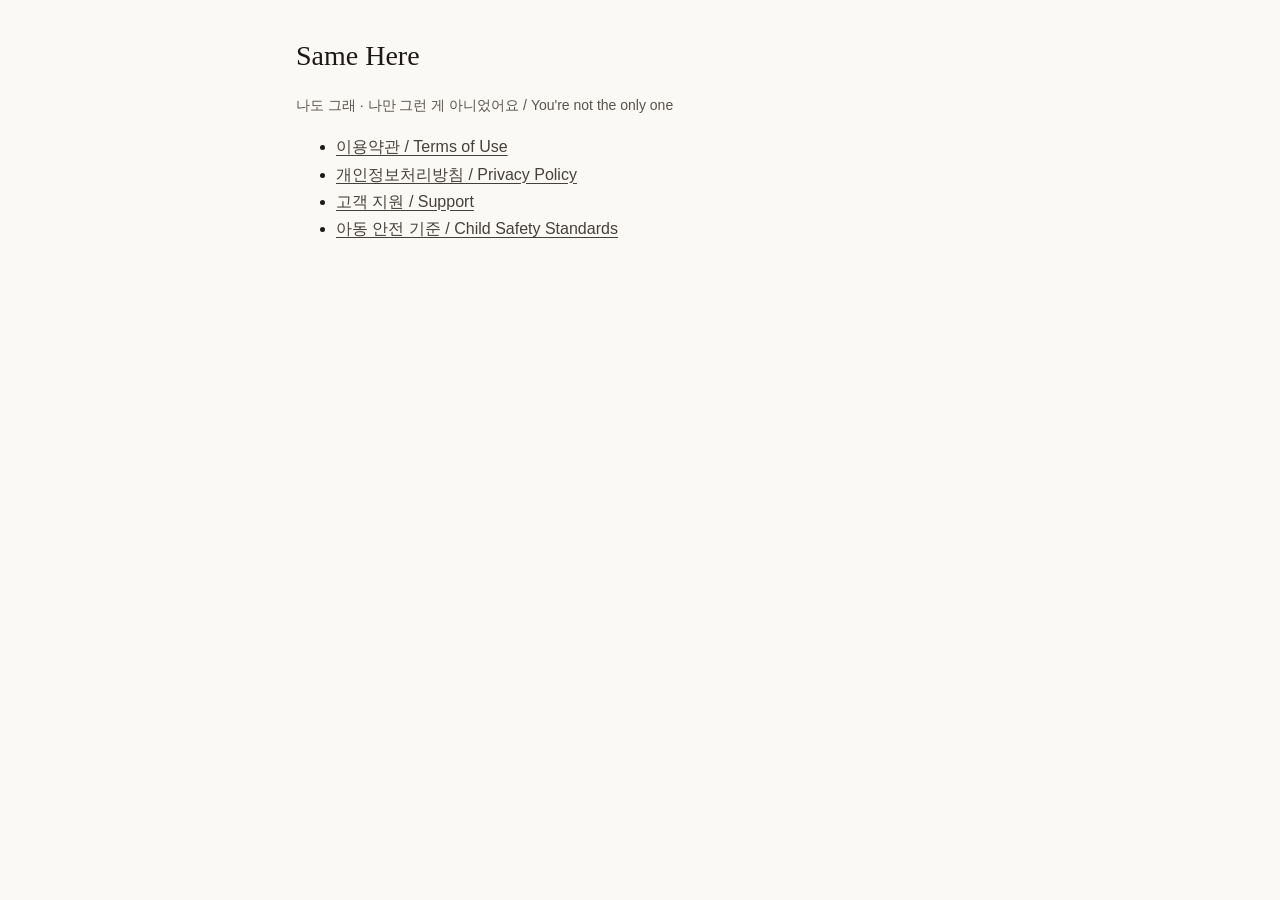
<file: index.html>
<!doctype html>
<html lang="ko">
  <head>
    <meta charset="utf-8" />
    <meta name="viewport" content="width=device-width, initial-scale=1" />
    <title>Same Here</title>
    <link rel="stylesheet" href="style.css" />
  </head>
  <body>
    <main>
      <h1>Same Here</h1>
      <p class="meta">나도 그래 · 나만 그런 게 아니었어요 / You're not the only one</p>
      <ul>
        <li><a href="terms.html">이용약관 / Terms of Use</a></li>
        <li><a href="privacy.html">개인정보처리방침 / Privacy Policy</a></li>
        <li><a href="support.html">고객 지원 / Support</a></li>
        <li><a href="child-safety.html">아동 안전 기준 / Child Safety Standards</a></li>
      </ul>
    </main>
  </body>
</html>
</file>
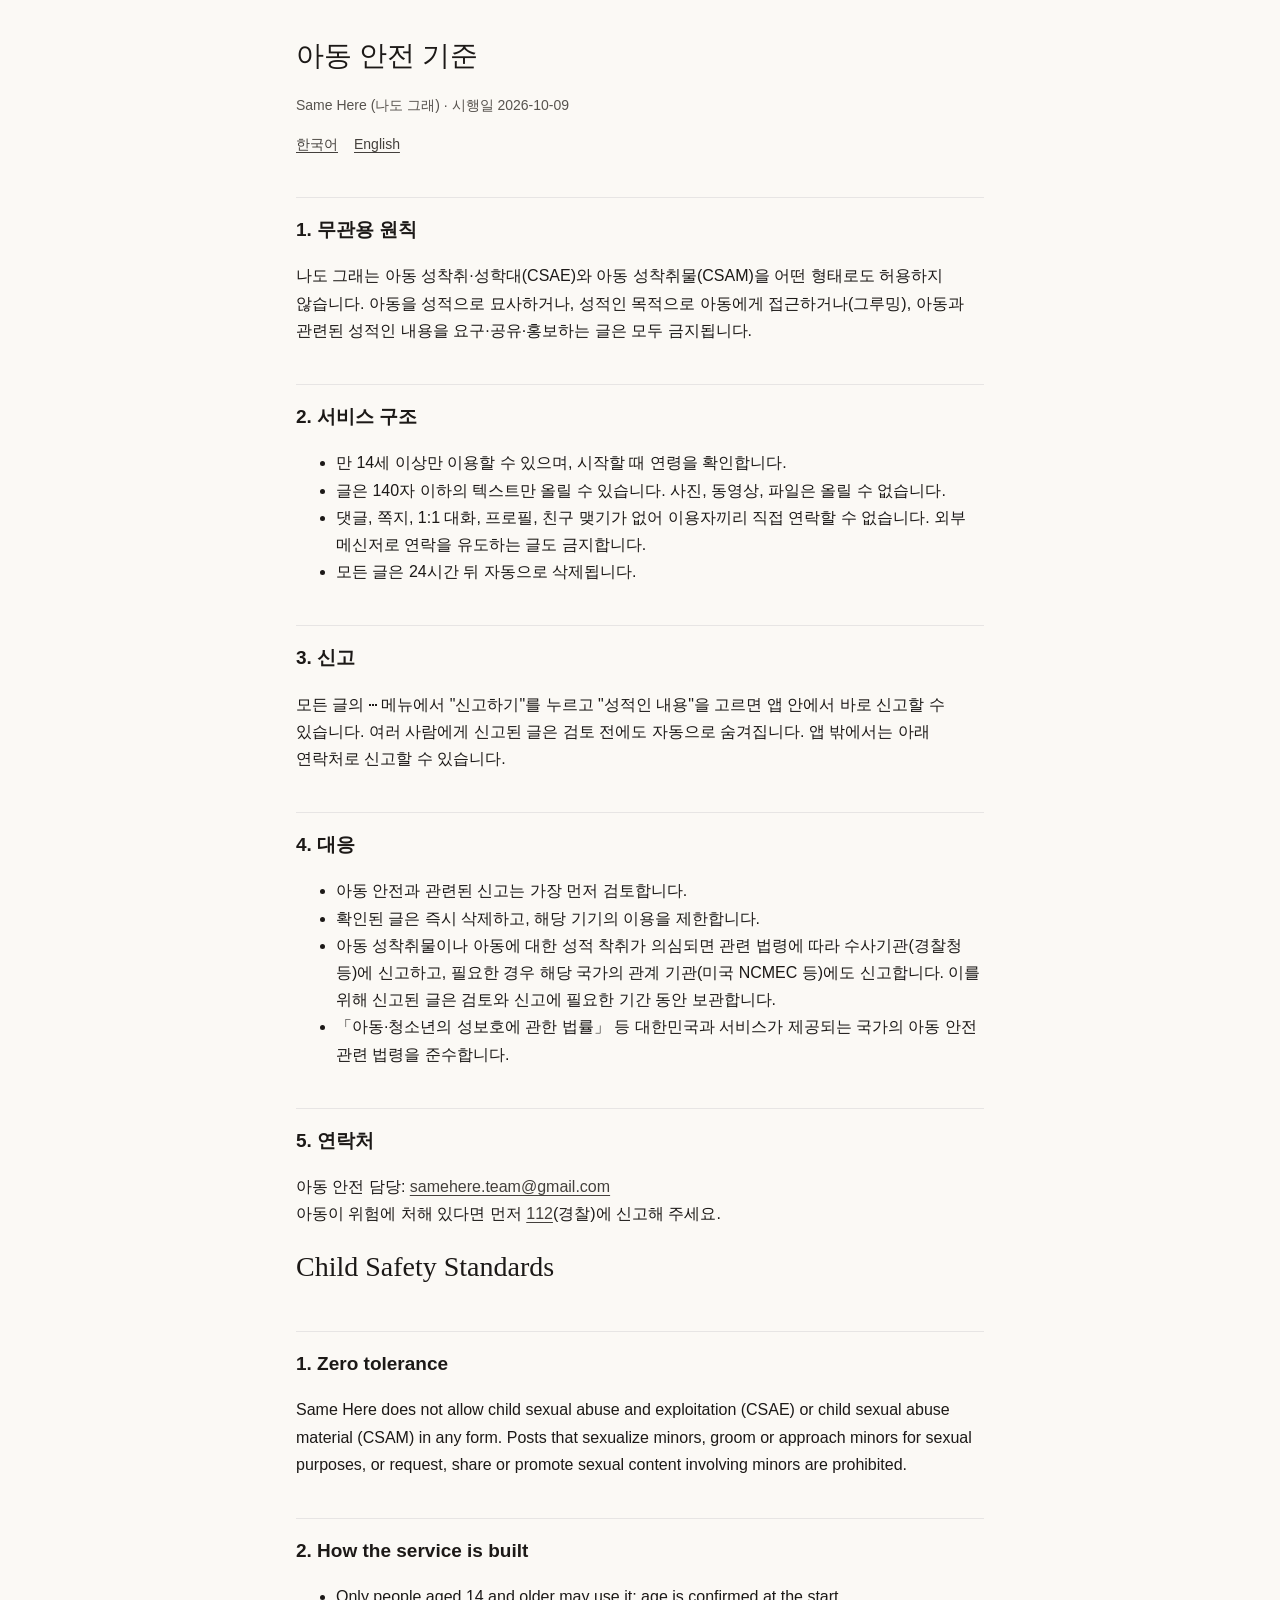
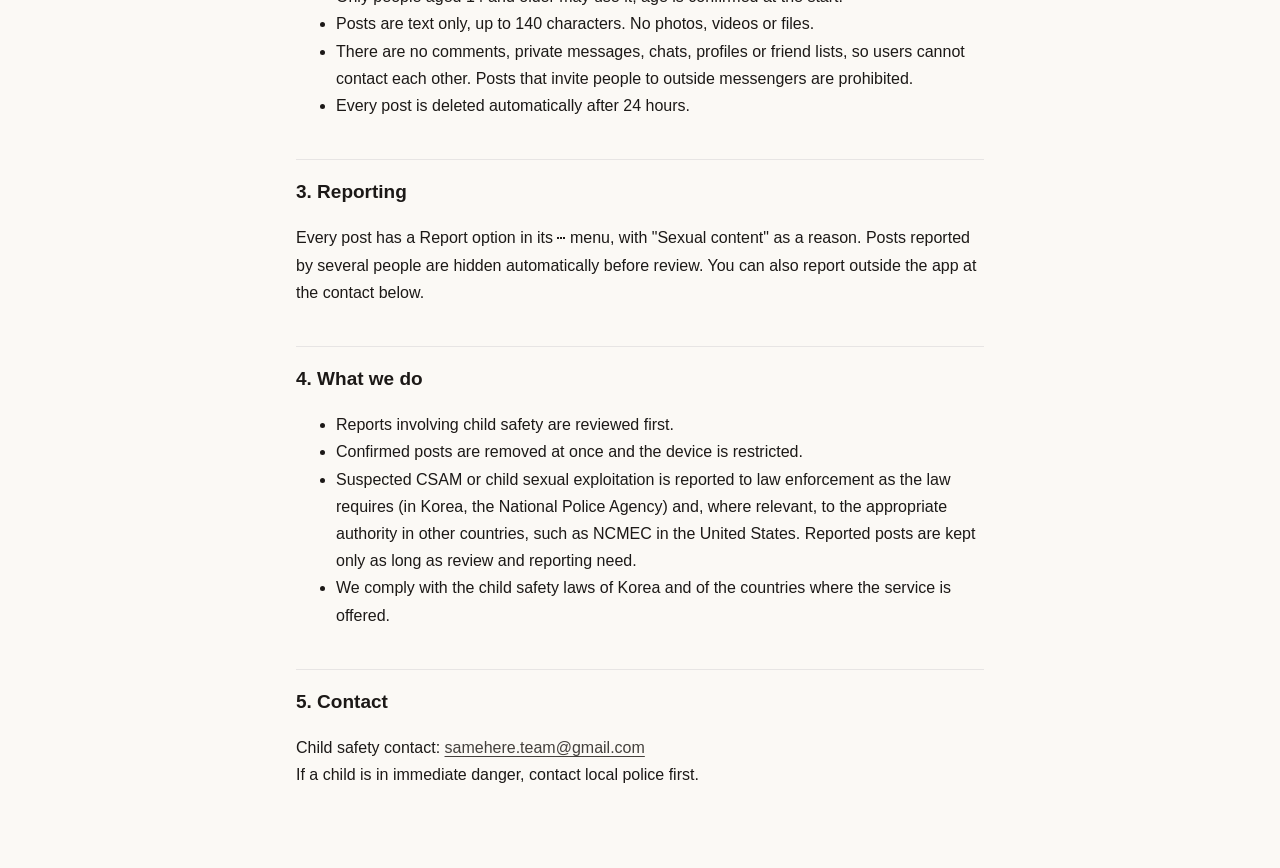
<file: child-safety.html>
<!doctype html>
<html lang="ko">
  <head>
    <meta charset="utf-8" />
    <meta name="viewport" content="width=device-width, initial-scale=1" />
    <title>아동 안전 기준 / Child Safety Standards · Same Here</title>
    <link rel="stylesheet" href="style.css" />
  </head>
  <body>
    <main>
      <h1>아동 안전 기준</h1>
      <p class="meta">Same Here (나도 그래) · 시행일 2026-10-09</p>
      <nav class="lang"><a href="#ko">한국어</a><a href="#en">English</a></nav>

      <section id="ko" lang="ko">
        <h2>1. 무관용 원칙</h2>
        <p>
          나도 그래는 아동 성착취·성학대(CSAE)와 아동 성착취물(CSAM)을 어떤 형태로도 허용하지
          않습니다. 아동을 성적으로 묘사하거나, 성적인 목적으로 아동에게 접근하거나(그루밍), 아동과
          관련된 성적인 내용을 요구·공유·홍보하는 글은 모두 금지됩니다.
        </p>

        <h2>2. 서비스 구조</h2>
        <ul>
          <li>만 14세 이상만 이용할 수 있으며, 시작할 때 연령을 확인합니다.</li>
          <li>
            글은 140자 이하의 텍스트만 올릴 수 있습니다. 사진, 동영상, 파일은 올릴 수 없습니다.
          </li>
          <li>
            댓글, 쪽지, 1:1 대화, 프로필, 친구 맺기가 없어 이용자끼리 직접 연락할 수 없습니다. 외부
            메신저로 연락을 유도하는 글도 금지합니다.
          </li>
          <li>모든 글은 24시간 뒤 자동으로 삭제됩니다.</li>
        </ul>

        <h2>3. 신고</h2>
        <p>
          모든 글의 ⋯ 메뉴에서 "신고하기"를 누르고 "성적인 내용"을 고르면 앱 안에서 바로 신고할 수
          있습니다. 여러 사람에게 신고된 글은 검토 전에도 자동으로 숨겨집니다. 앱 밖에서는 아래
          연락처로 신고할 수 있습니다.
        </p>

        <h2>4. 대응</h2>
        <ul>
          <li>아동 안전과 관련된 신고는 가장 먼저 검토합니다.</li>
          <li>확인된 글은 즉시 삭제하고, 해당 기기의 이용을 제한합니다.</li>
          <li>
            아동 성착취물이나 아동에 대한 성적 착취가 의심되면 관련 법령에 따라 수사기관(경찰청
            등)에 신고하고, 필요한 경우 해당 국가의 관계 기관(미국 NCMEC 등)에도 신고합니다. 이를
            위해 신고된 글은 검토와 신고에 필요한 기간 동안 보관합니다.
          </li>
          <li>
            「아동·청소년의 성보호에 관한 법률」 등 대한민국과 서비스가 제공되는 국가의 아동 안전
            관련 법령을 준수합니다.
          </li>
        </ul>

        <h2>5. 연락처</h2>
        <p>
          아동 안전 담당:
          <a href="mailto:samehere.team@gmail.com">samehere.team@gmail.com</a><br />
          아동이 위험에 처해 있다면 먼저 <a href="tel:112">112</a>(경찰)에 신고해 주세요.
        </p>
      </section>

      <section id="en" lang="en">
        <h1>Child Safety Standards</h1>

        <h2>1. Zero tolerance</h2>
        <p>
          Same Here does not allow child sexual abuse and exploitation (CSAE) or child sexual abuse
          material (CSAM) in any form. Posts that sexualize minors, groom or approach minors for
          sexual purposes, or request, share or promote sexual content involving minors are
          prohibited.
        </p>

        <h2>2. How the service is built</h2>
        <ul>
          <li>Only people aged 14 and older may use it; age is confirmed at the start.</li>
          <li>Posts are text only, up to 140 characters. No photos, videos or files.</li>
          <li>
            There are no comments, private messages, chats, profiles or friend lists, so users
            cannot contact each other. Posts that invite people to outside messengers are
            prohibited.
          </li>
          <li>Every post is deleted automatically after 24 hours.</li>
        </ul>

        <h2>3. Reporting</h2>
        <p>
          Every post has a Report option in its ⋯ menu, with "Sexual content" as a reason. Posts
          reported by several people are hidden automatically before review. You can also report
          outside the app at the contact below.
        </p>

        <h2>4. What we do</h2>
        <ul>
          <li>Reports involving child safety are reviewed first.</li>
          <li>Confirmed posts are removed at once and the device is restricted.</li>
          <li>
            Suspected CSAM or child sexual exploitation is reported to law enforcement as the law
            requires (in Korea, the National Police Agency) and, where relevant, to the appropriate
            authority in other countries, such as NCMEC in the United States. Reported posts are
            kept only as long as review and reporting need.
          </li>
          <li>
            We comply with the child safety laws of Korea and of the countries where the service is
            offered.
          </li>
        </ul>

        <h2>5. Contact</h2>
        <p>
          Child safety contact:
          <a href="mailto:samehere.team@gmail.com">samehere.team@gmail.com</a><br />
          If a child is in immediate danger, contact local police first.
        </p>
      </section>
    </main>
  </body>
</html>
</file>
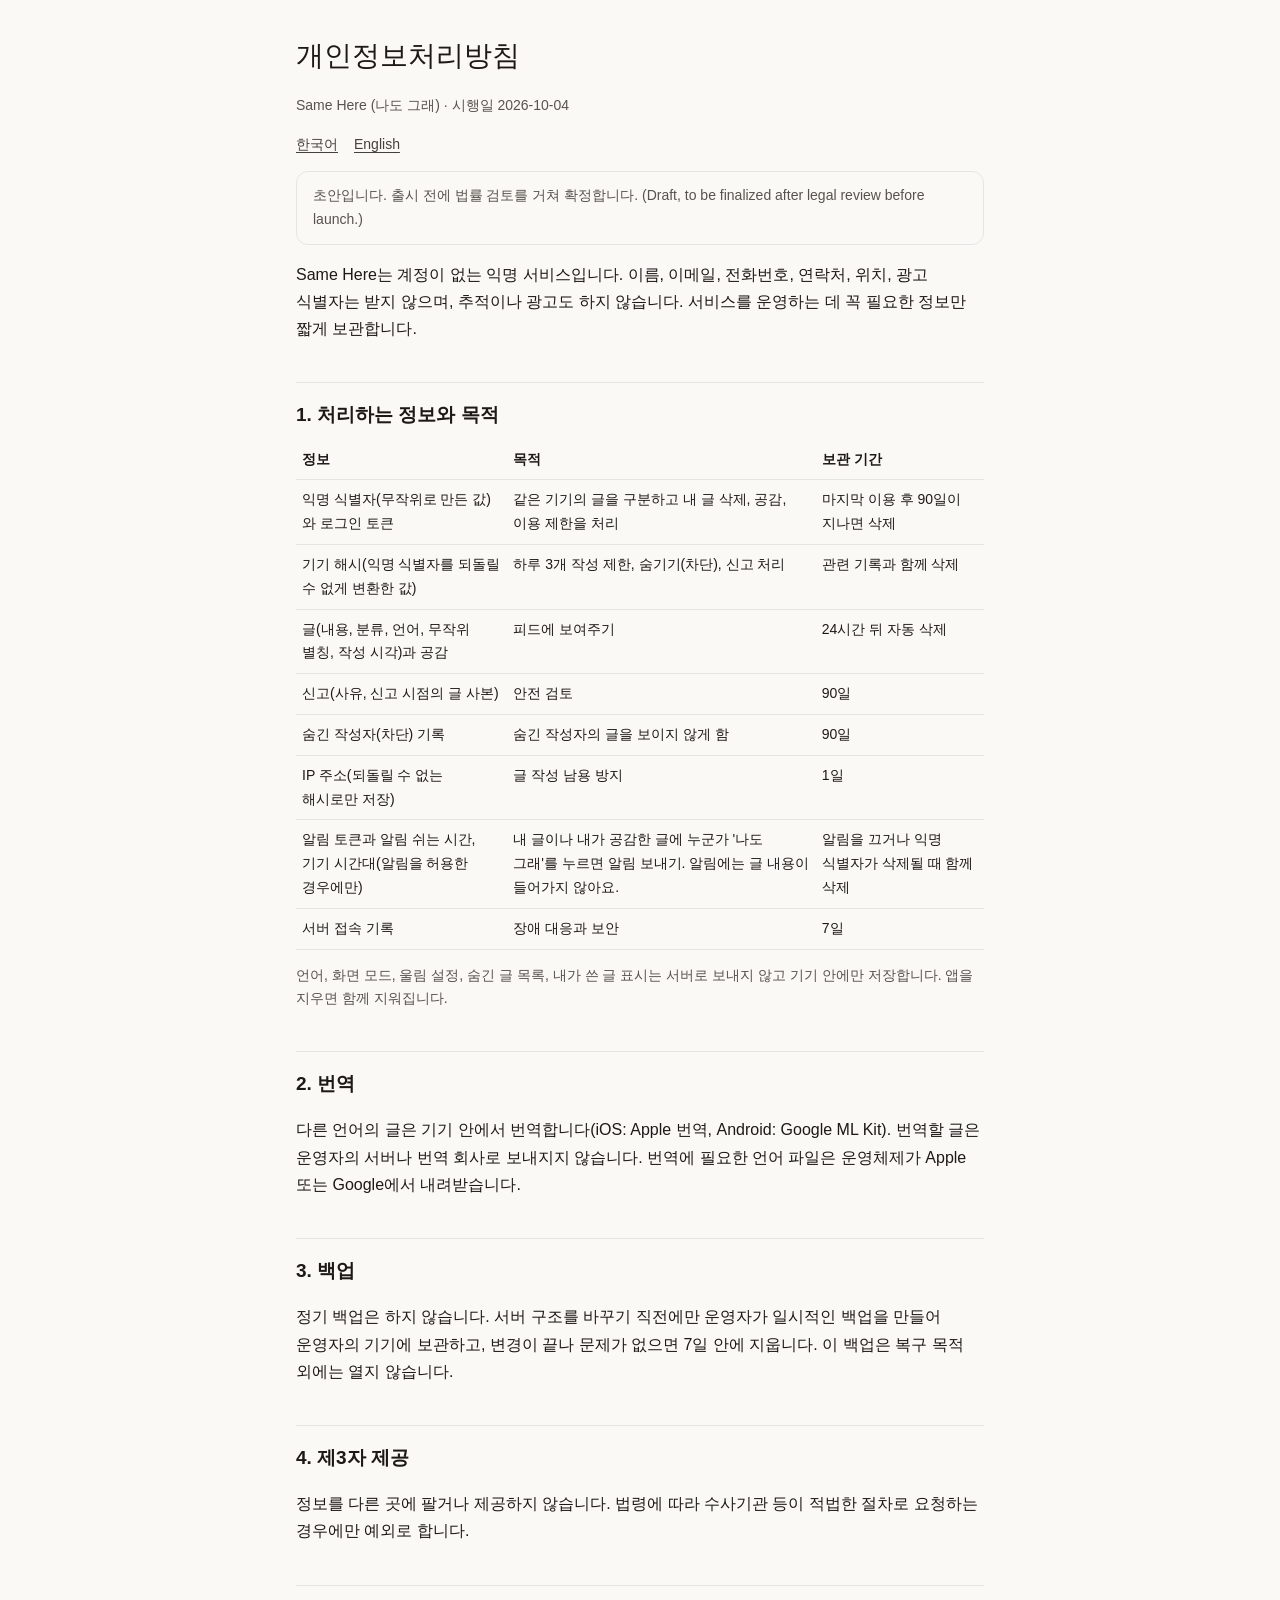
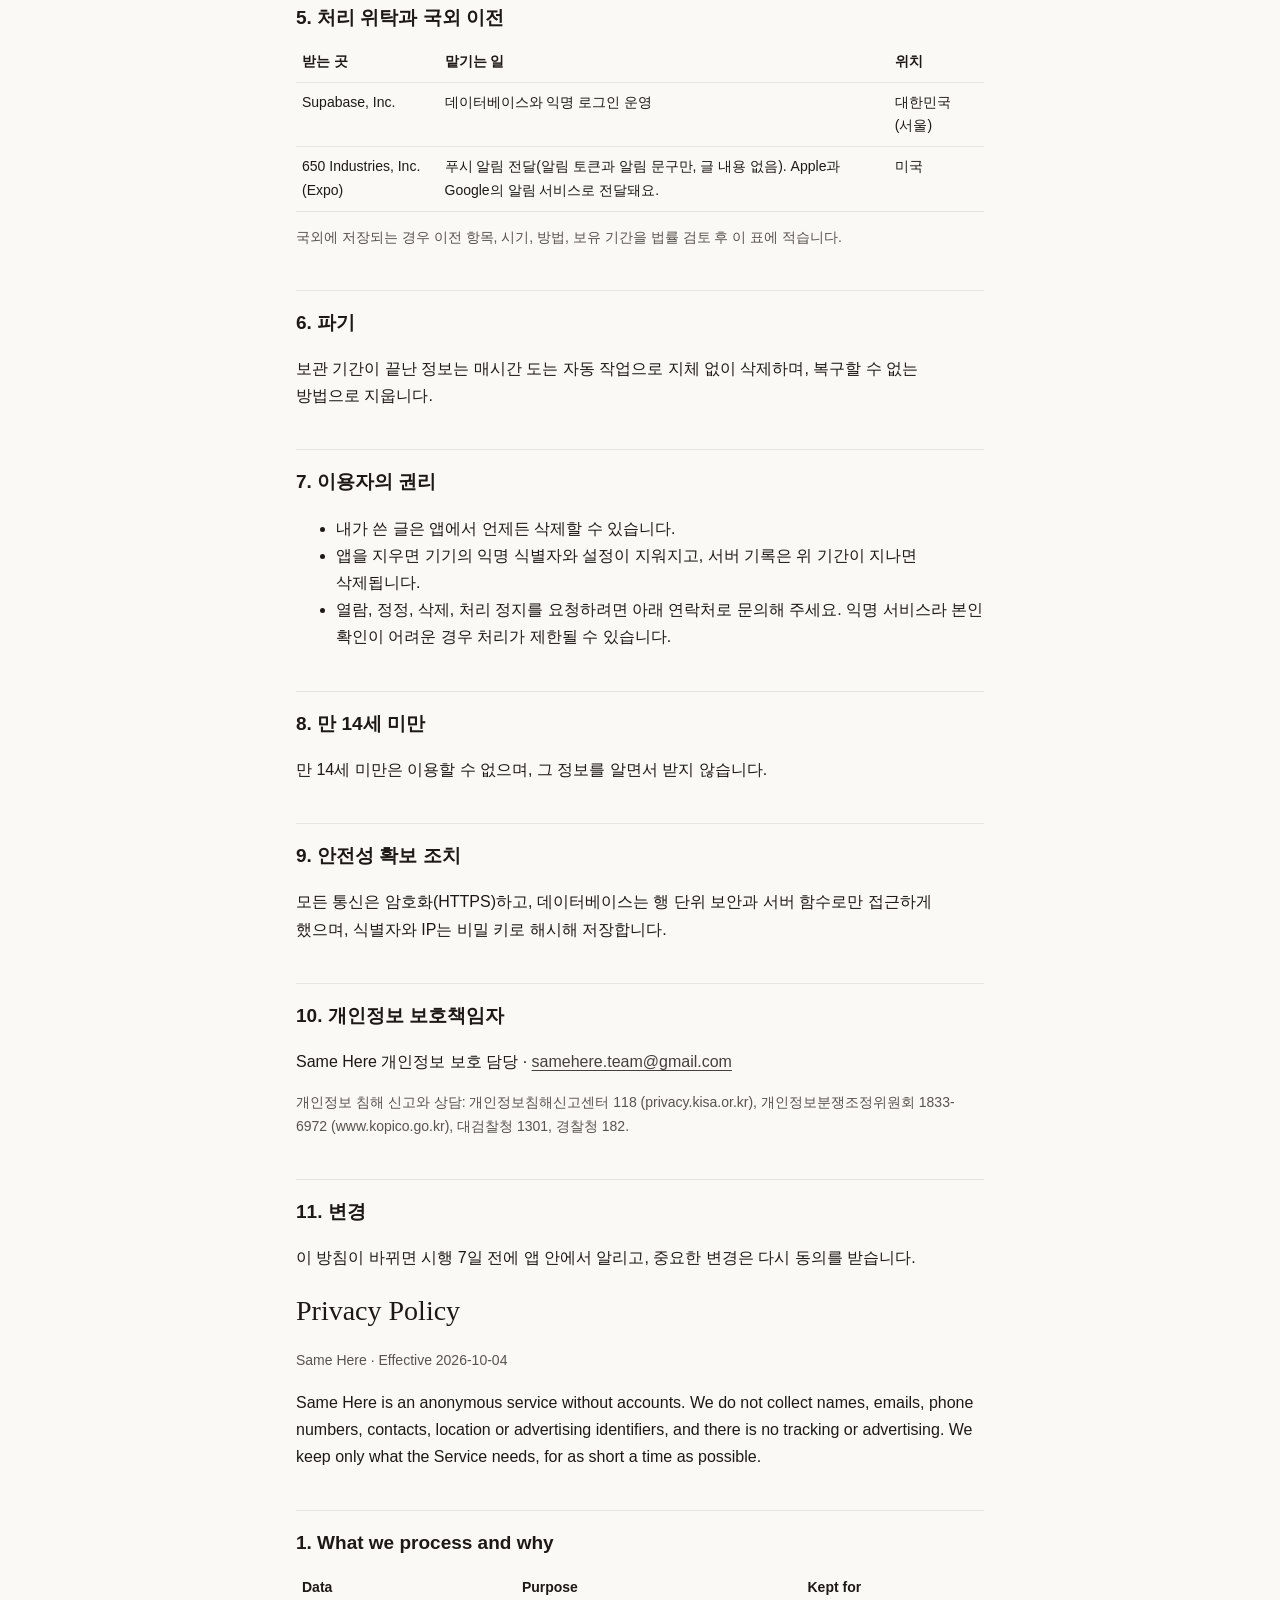
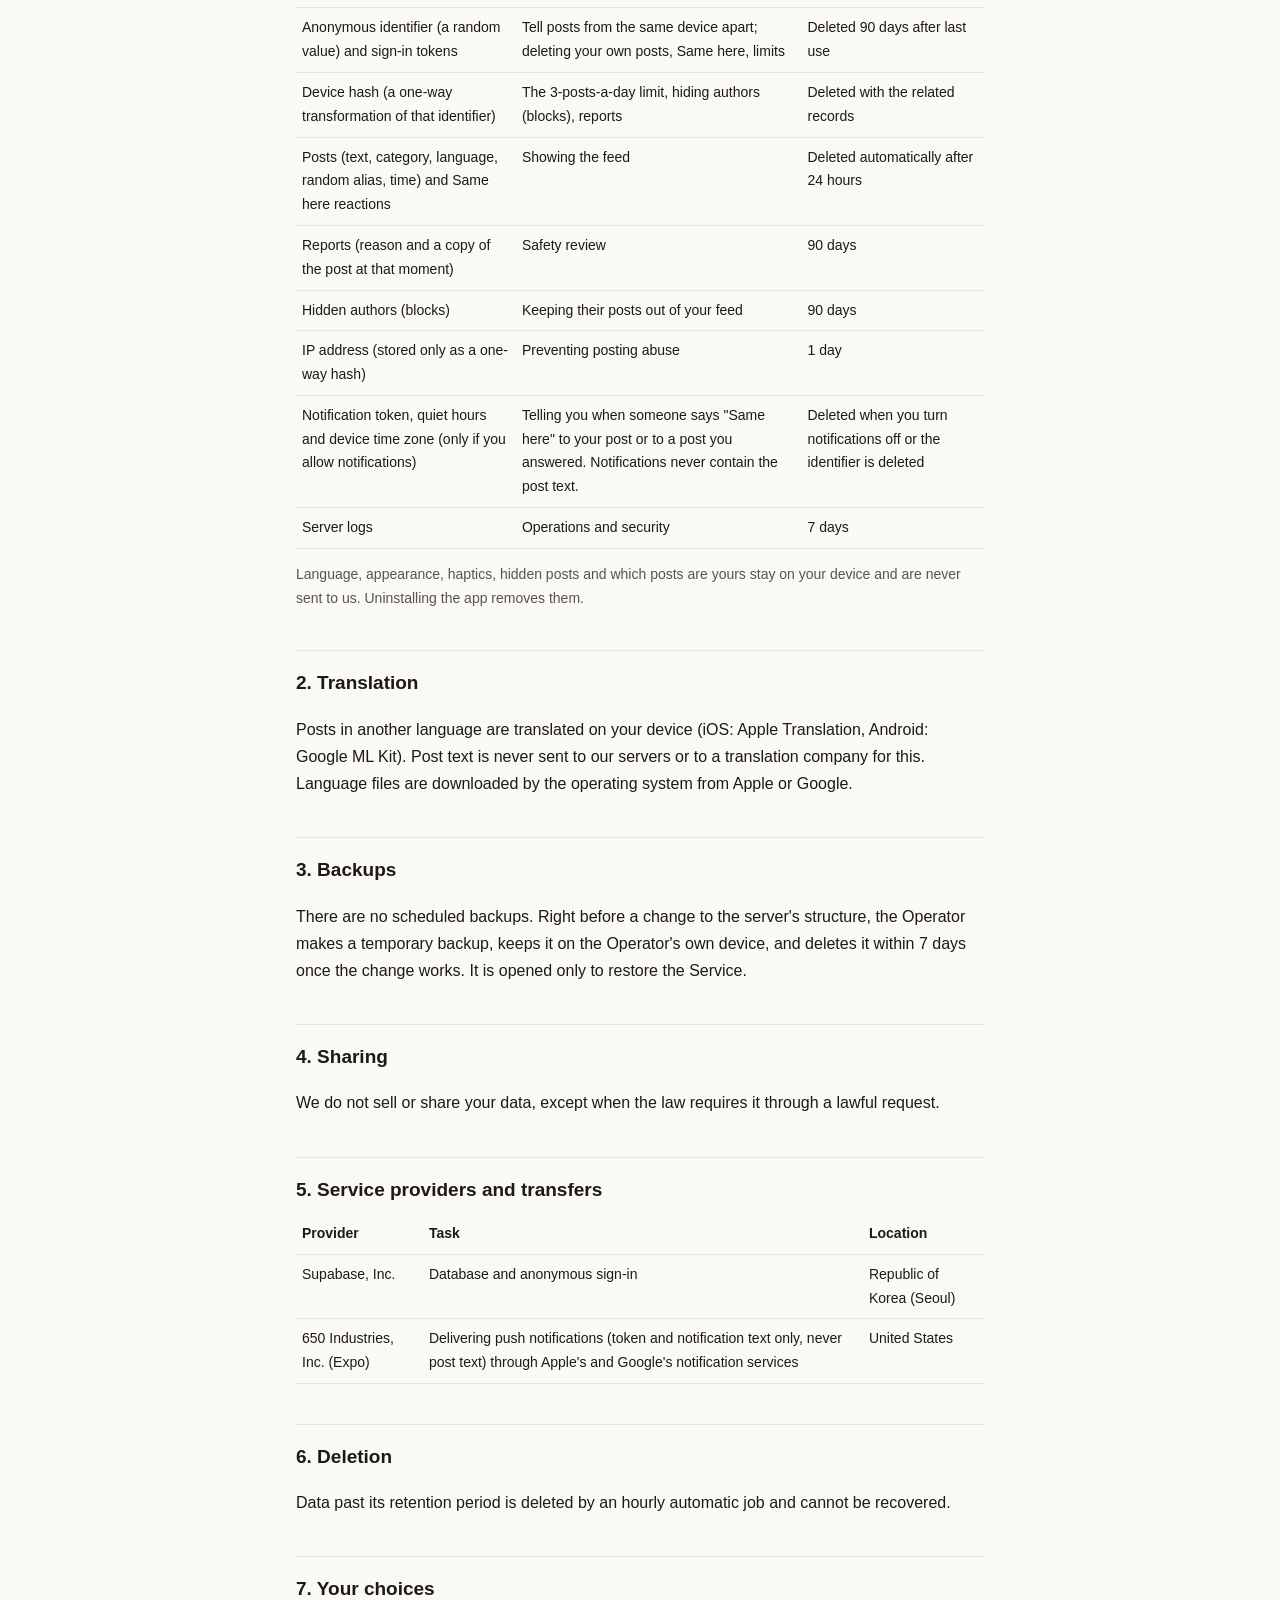
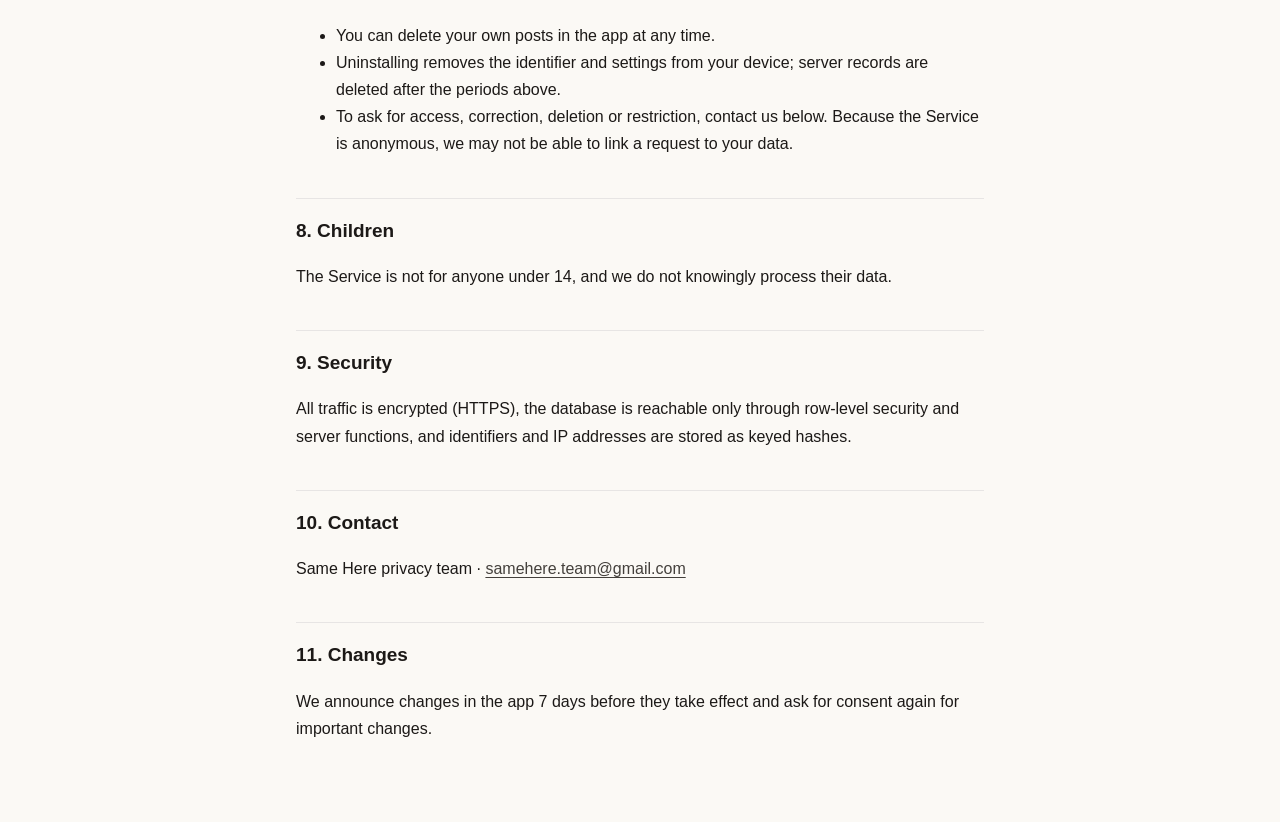
<file: privacy.html>
<!doctype html>
<html lang="ko">
  <head>
    <meta charset="utf-8" />
    <meta name="viewport" content="width=device-width, initial-scale=1" />
    <title>개인정보처리방침 / Privacy Policy · Same Here</title>
    <link rel="stylesheet" href="style.css" />
  </head>
  <body>
    <main>
      <h1>개인정보처리방침</h1>
      <p class="meta">Same Here (나도 그래) · 시행일 2026-10-04</p>
      <nav class="lang"><a href="#ko">한국어</a><a href="#en">English</a></nav>
      <p class="draft">
        초안입니다. 출시 전에 법률 검토를 거쳐 확정합니다. (Draft, to be finalized after legal
        review before launch.)
      </p>

      <section id="ko" lang="ko">
        <p>
          Same Here는 계정이 없는 익명 서비스입니다. 이름, 이메일, 전화번호, 연락처, 위치, 광고
          식별자는 받지 않으며, 추적이나 광고도 하지 않습니다. 서비스를 운영하는 데 꼭 필요한 정보만
          짧게 보관합니다.
        </p>

        <h2>1. 처리하는 정보와 목적</h2>
        <table>
          <tr>
            <th>정보</th>
            <th>목적</th>
            <th>보관 기간</th>
          </tr>
          <tr>
            <td>익명 식별자(무작위로 만든 값)와 로그인 토큰</td>
            <td>같은 기기의 글을 구분하고 내 글 삭제, 공감, 이용 제한을 처리</td>
            <td>마지막 이용 후 90일이 지나면 삭제</td>
          </tr>
          <tr>
            <td>기기 해시(익명 식별자를 되돌릴 수 없게 변환한 값)</td>
            <td>하루 3개 작성 제한, 숨기기(차단), 신고 처리</td>
            <td>관련 기록과 함께 삭제</td>
          </tr>
          <tr>
            <td>글(내용, 분류, 언어, 무작위 별칭, 작성 시각)과 공감</td>
            <td>피드에 보여주기</td>
            <td>24시간 뒤 자동 삭제</td>
          </tr>
          <tr>
            <td>신고(사유, 신고 시점의 글 사본)</td>
            <td>안전 검토</td>
            <td>90일</td>
          </tr>
          <tr>
            <td>숨긴 작성자(차단) 기록</td>
            <td>숨긴 작성자의 글을 보이지 않게 함</td>
            <td>90일</td>
          </tr>
          <tr>
            <td>IP 주소(되돌릴 수 없는 해시로만 저장)</td>
            <td>글 작성 남용 방지</td>
            <td>1일</td>
          </tr>
          <tr>
            <td>알림 토큰과 알림 쉬는 시간, 기기 시간대(알림을 허용한 경우에만)</td>
            <td>
              내 글이나 내가 공감한 글에 누군가 '나도 그래'를 누르면 알림 보내기. 알림에는 글 내용이
              들어가지 않아요.
            </td>
            <td>알림을 끄거나 익명 식별자가 삭제될 때 함께 삭제</td>
          </tr>
          <tr>
            <td>서버 접속 기록</td>
            <td>장애 대응과 보안</td>
            <td>7일</td>
          </tr>
        </table>
        <p class="note">
          언어, 화면 모드, 울림 설정, 숨긴 글 목록, 내가 쓴 글 표시는 서버로 보내지 않고 기기 안에만
          저장합니다. 앱을 지우면 함께 지워집니다.
        </p>

        <h2>2. 번역</h2>
        <p>
          다른 언어의 글은 기기 안에서 번역합니다(iOS: Apple 번역, Android: Google ML Kit). 번역할
          글은 운영자의 서버나 번역 회사로 보내지지 않습니다. 번역에 필요한 언어 파일은 운영체제가
          Apple 또는 Google에서 내려받습니다.
        </p>

        <h2>3. 백업</h2>
        <p>
          정기 백업은 하지 않습니다. 서버 구조를 바꾸기 직전에만 운영자가 일시적인 백업을 만들어
          운영자의 기기에 보관하고, 변경이 끝나 문제가 없으면 7일 안에 지웁니다. 이 백업은 복구 목적
          외에는 열지 않습니다.
        </p>

        <h2>4. 제3자 제공</h2>
        <p>
          정보를 다른 곳에 팔거나 제공하지 않습니다. 법령에 따라 수사기관 등이 적법한 절차로
          요청하는 경우에만 예외로 합니다.
        </p>

        <h2>5. 처리 위탁과 국외 이전</h2>
        <table>
          <tr>
            <th>받는 곳</th>
            <th>맡기는 일</th>
            <th>위치</th>
          </tr>
          <tr>
            <td>Supabase, Inc.</td>
            <td>데이터베이스와 익명 로그인 운영</td>
            <td>대한민국 (서울)</td>
          </tr>
          <tr>
            <td>650 Industries, Inc. (Expo)</td>
            <td>
              푸시 알림 전달(알림 토큰과 알림 문구만, 글 내용 없음). Apple과 Google의 알림 서비스로
              전달돼요.
            </td>
            <td>미국</td>
          </tr>
        </table>
        <p class="note">
          국외에 저장되는 경우 이전 항목, 시기, 방법, 보유 기간을 법률 검토 후 이 표에 적습니다.
        </p>

        <h2>6. 파기</h2>
        <p>
          보관 기간이 끝난 정보는 매시간 도는 자동 작업으로 지체 없이 삭제하며, 복구할 수 없는
          방법으로 지웁니다.
        </p>

        <h2>7. 이용자의 권리</h2>
        <ul>
          <li>내가 쓴 글은 앱에서 언제든 삭제할 수 있습니다.</li>
          <li>
            앱을 지우면 기기의 익명 식별자와 설정이 지워지고, 서버 기록은 위 기간이 지나면
            삭제됩니다.
          </li>
          <li>
            열람, 정정, 삭제, 처리 정지를 요청하려면 아래 연락처로 문의해 주세요. 익명 서비스라 본인
            확인이 어려운 경우 처리가 제한될 수 있습니다.
          </li>
        </ul>

        <h2>8. 만 14세 미만</h2>
        <p>만 14세 미만은 이용할 수 없으며, 그 정보를 알면서 받지 않습니다.</p>

        <h2>9. 안전성 확보 조치</h2>
        <p>
          모든 통신은 암호화(HTTPS)하고, 데이터베이스는 행 단위 보안과 서버 함수로만 접근하게
          했으며, 식별자와 IP는 비밀 키로 해시해 저장합니다.
        </p>

        <h2>10. 개인정보 보호책임자</h2>
        <p>
          Same Here 개인정보 보호 담당 ·
          <a href="mailto:samehere.team@gmail.com">samehere.team@gmail.com</a>
        </p>
        <p class="note">
          개인정보 침해 신고와 상담: 개인정보침해신고센터 118 (privacy.kisa.or.kr),
          개인정보분쟁조정위원회 1833-6972 (www.kopico.go.kr), 대검찰청 1301, 경찰청 182.
        </p>

        <h2>11. 변경</h2>
        <p>이 방침이 바뀌면 시행 7일 전에 앱 안에서 알리고, 중요한 변경은 다시 동의를 받습니다.</p>
      </section>

      <section id="en" lang="en">
        <h1>Privacy Policy</h1>
        <p class="meta">Same Here · Effective 2026-10-04</p>
        <p>
          Same Here is an anonymous service without accounts. We do not collect names, emails, phone
          numbers, contacts, location or advertising identifiers, and there is no tracking or
          advertising. We keep only what the Service needs, for as short a time as possible.
        </p>

        <h2>1. What we process and why</h2>
        <table>
          <tr>
            <th>Data</th>
            <th>Purpose</th>
            <th>Kept for</th>
          </tr>
          <tr>
            <td>Anonymous identifier (a random value) and sign-in tokens</td>
            <td>
              Tell posts from the same device apart; deleting your own posts, Same here, limits
            </td>
            <td>Deleted 90 days after last use</td>
          </tr>
          <tr>
            <td>Device hash (a one-way transformation of that identifier)</td>
            <td>The 3-posts-a-day limit, hiding authors (blocks), reports</td>
            <td>Deleted with the related records</td>
          </tr>
          <tr>
            <td>Posts (text, category, language, random alias, time) and Same here reactions</td>
            <td>Showing the feed</td>
            <td>Deleted automatically after 24 hours</td>
          </tr>
          <tr>
            <td>Reports (reason and a copy of the post at that moment)</td>
            <td>Safety review</td>
            <td>90 days</td>
          </tr>
          <tr>
            <td>Hidden authors (blocks)</td>
            <td>Keeping their posts out of your feed</td>
            <td>90 days</td>
          </tr>
          <tr>
            <td>IP address (stored only as a one-way hash)</td>
            <td>Preventing posting abuse</td>
            <td>1 day</td>
          </tr>
          <tr>
            <td>
              Notification token, quiet hours and device time zone (only if you allow notifications)
            </td>
            <td>
              Telling you when someone says "Same here" to your post or to a post you answered.
              Notifications never contain the post text.
            </td>
            <td>Deleted when you turn notifications off or the identifier is deleted</td>
          </tr>
          <tr>
            <td>Server logs</td>
            <td>Operations and security</td>
            <td>7 days</td>
          </tr>
        </table>
        <p class="note">
          Language, appearance, haptics, hidden posts and which posts are yours stay on your device
          and are never sent to us. Uninstalling the app removes them.
        </p>

        <h2>2. Translation</h2>
        <p>
          Posts in another language are translated on your device (iOS: Apple Translation, Android:
          Google ML Kit). Post text is never sent to our servers or to a translation company for
          this. Language files are downloaded by the operating system from Apple or Google.
        </p>

        <h2>3. Backups</h2>
        <p>
          There are no scheduled backups. Right before a change to the server's structure, the
          Operator makes a temporary backup, keeps it on the Operator's own device, and deletes it
          within 7 days once the change works. It is opened only to restore the Service.
        </p>

        <h2>4. Sharing</h2>
        <p>
          We do not sell or share your data, except when the law requires it through a lawful
          request.
        </p>

        <h2>5. Service providers and transfers</h2>
        <table>
          <tr>
            <th>Provider</th>
            <th>Task</th>
            <th>Location</th>
          </tr>
          <tr>
            <td>Supabase, Inc.</td>
            <td>Database and anonymous sign-in</td>
            <td>Republic of Korea (Seoul)</td>
          </tr>
          <tr>
            <td>650 Industries, Inc. (Expo)</td>
            <td>
              Delivering push notifications (token and notification text only, never post text)
              through Apple's and Google's notification services
            </td>
            <td>United States</td>
          </tr>
        </table>

        <h2>6. Deletion</h2>
        <p>
          Data past its retention period is deleted by an hourly automatic job and cannot be
          recovered.
        </p>

        <h2>7. Your choices</h2>
        <ul>
          <li>You can delete your own posts in the app at any time.</li>
          <li>
            Uninstalling removes the identifier and settings from your device; server records are
            deleted after the periods above.
          </li>
          <li>
            To ask for access, correction, deletion or restriction, contact us below. Because the
            Service is anonymous, we may not be able to link a request to your data.
          </li>
        </ul>

        <h2>8. Children</h2>
        <p>The Service is not for anyone under 14, and we do not knowingly process their data.</p>

        <h2>9. Security</h2>
        <p>
          All traffic is encrypted (HTTPS), the database is reachable only through row-level
          security and server functions, and identifiers and IP addresses are stored as keyed
          hashes.
        </p>

        <h2>10. Contact</h2>
        <p>
          Same Here privacy team ·
          <a href="mailto:samehere.team@gmail.com">samehere.team@gmail.com</a>
        </p>

        <h2>11. Changes</h2>
        <p>
          We announce changes in the app 7 days before they take effect and ask for consent again
          for important changes.
        </p>
      </section>
    </main>
  </body>
</html>
</file>
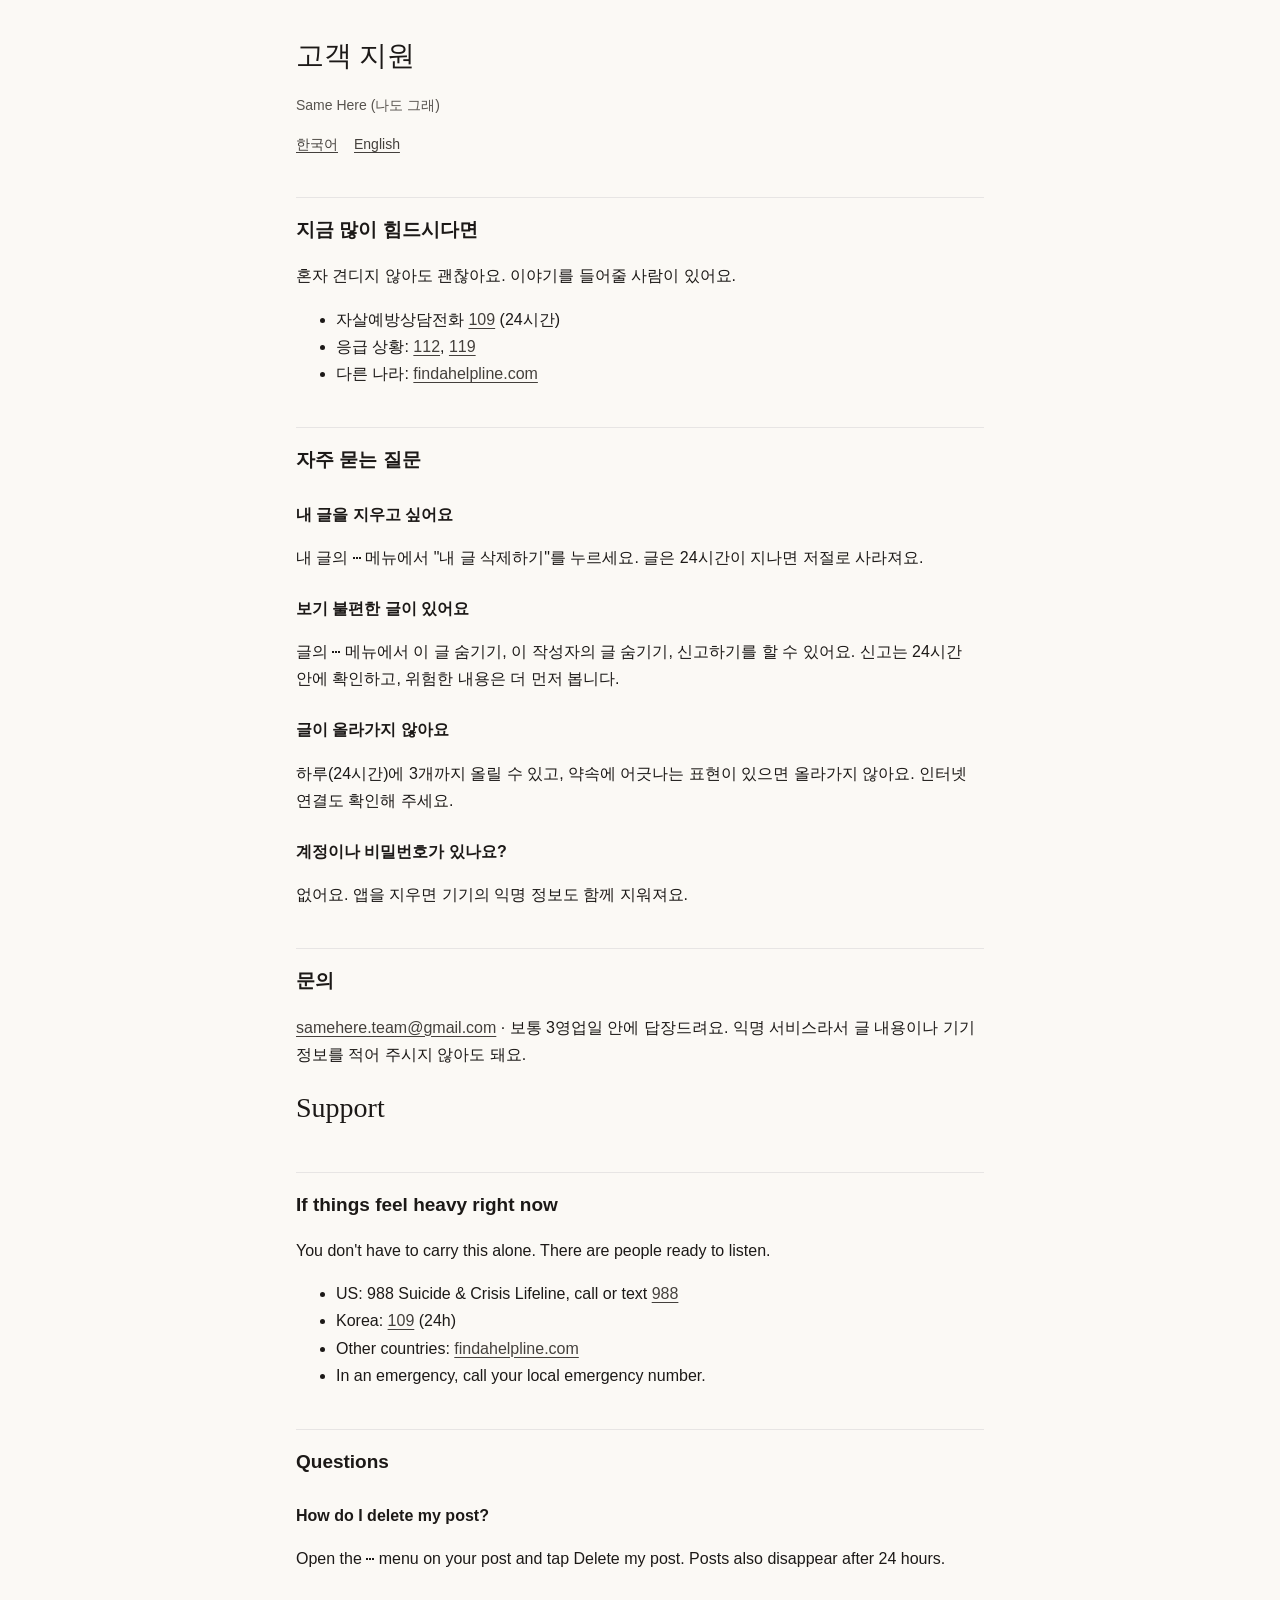
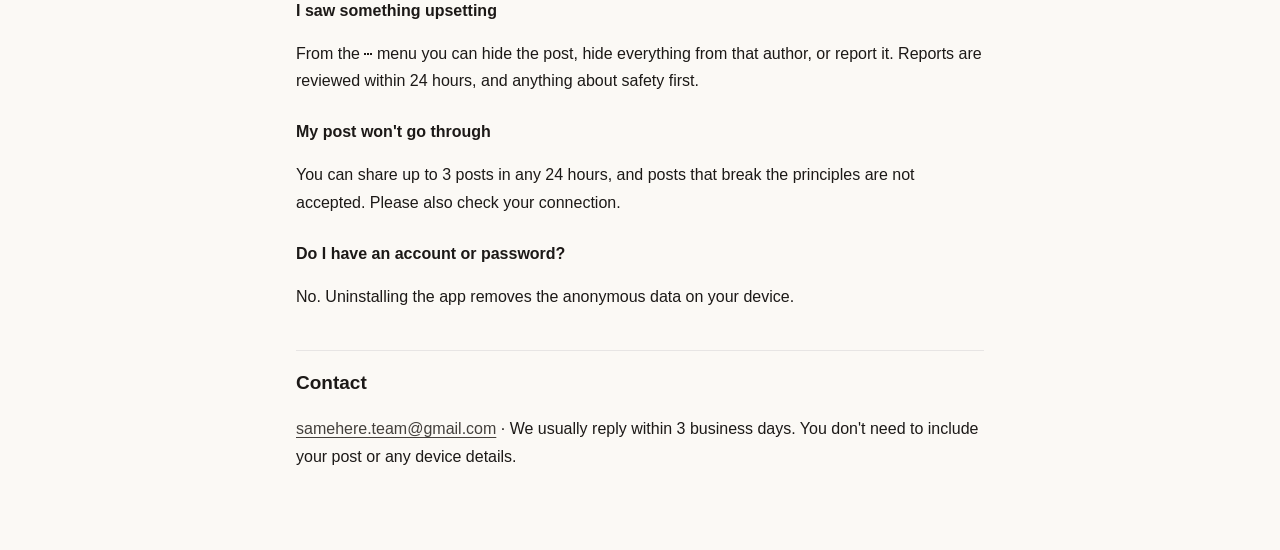
<file: support.html>
<!doctype html>
<html lang="ko">
  <head>
    <meta charset="utf-8" />
    <meta name="viewport" content="width=device-width, initial-scale=1" />
    <title>고객 지원 / Support · Same Here</title>
    <link rel="stylesheet" href="style.css" />
  </head>
  <body>
    <main>
      <h1>고객 지원</h1>
      <p class="meta">Same Here (나도 그래)</p>
      <nav class="lang"><a href="#ko">한국어</a><a href="#en">English</a></nav>

      <section id="ko" lang="ko">
        <h2>지금 많이 힘드시다면</h2>
        <p>혼자 견디지 않아도 괜찮아요. 이야기를 들어줄 사람이 있어요.</p>
        <ul>
          <li>자살예방상담전화 <a href="tel:109">109</a> (24시간)</li>
          <li>응급 상황: <a href="tel:112">112</a>, <a href="tel:119">119</a></li>
          <li>다른 나라: <a href="https://findahelpline.com">findahelpline.com</a></li>
        </ul>

        <h2>자주 묻는 질문</h2>
        <h3>내 글을 지우고 싶어요</h3>
        <p>내 글의 ⋯ 메뉴에서 "내 글 삭제하기"를 누르세요. 글은 24시간이 지나면 저절로 사라져요.</p>
        <h3>보기 불편한 글이 있어요</h3>
        <p>
          글의 ⋯ 메뉴에서 이 글 숨기기, 이 작성자의 글 숨기기, 신고하기를 할 수 있어요. 신고는
          24시간 안에 확인하고, 위험한 내용은 더 먼저 봅니다.
        </p>
        <h3>글이 올라가지 않아요</h3>
        <p>
          하루(24시간)에 3개까지 올릴 수 있고, 약속에 어긋나는 표현이 있으면 올라가지 않아요. 인터넷
          연결도 확인해 주세요.
        </p>
        <h3>계정이나 비밀번호가 있나요?</h3>
        <p>없어요. 앱을 지우면 기기의 익명 정보도 함께 지워져요.</p>

        <h2>문의</h2>
        <p>
          <a href="mailto:samehere.team@gmail.com">samehere.team@gmail.com</a> · 보통 3영업일 안에
          답장드려요. 익명 서비스라서 글 내용이나 기기 정보를 적어 주시지 않아도 돼요.
        </p>
      </section>

      <section id="en" lang="en">
        <h1>Support</h1>

        <h2>If things feel heavy right now</h2>
        <p>You don't have to carry this alone. There are people ready to listen.</p>
        <ul>
          <li>US: 988 Suicide &amp; Crisis Lifeline, call or text <a href="tel:988">988</a></li>
          <li>Korea: <a href="tel:109">109</a> (24h)</li>
          <li>Other countries: <a href="https://findahelpline.com">findahelpline.com</a></li>
          <li>In an emergency, call your local emergency number.</li>
        </ul>

        <h2>Questions</h2>
        <h3>How do I delete my post?</h3>
        <p>
          Open the ⋯ menu on your post and tap Delete my post. Posts also disappear after 24 hours.
        </p>
        <h3>I saw something upsetting</h3>
        <p>
          From the ⋯ menu you can hide the post, hide everything from that author, or report it.
          Reports are reviewed within 24 hours, and anything about safety first.
        </p>
        <h3>My post won't go through</h3>
        <p>
          You can share up to 3 posts in any 24 hours, and posts that break the principles are not
          accepted. Please also check your connection.
        </p>
        <h3>Do I have an account or password?</h3>
        <p>No. Uninstalling the app removes the anonymous data on your device.</p>

        <h2>Contact</h2>
        <p>
          <a href="mailto:samehere.team@gmail.com">samehere.team@gmail.com</a> · We usually reply
          within 3 business days. You don't need to include your post or any device details.
        </p>
      </section>
    </main>
  </body>
</html>
</file>
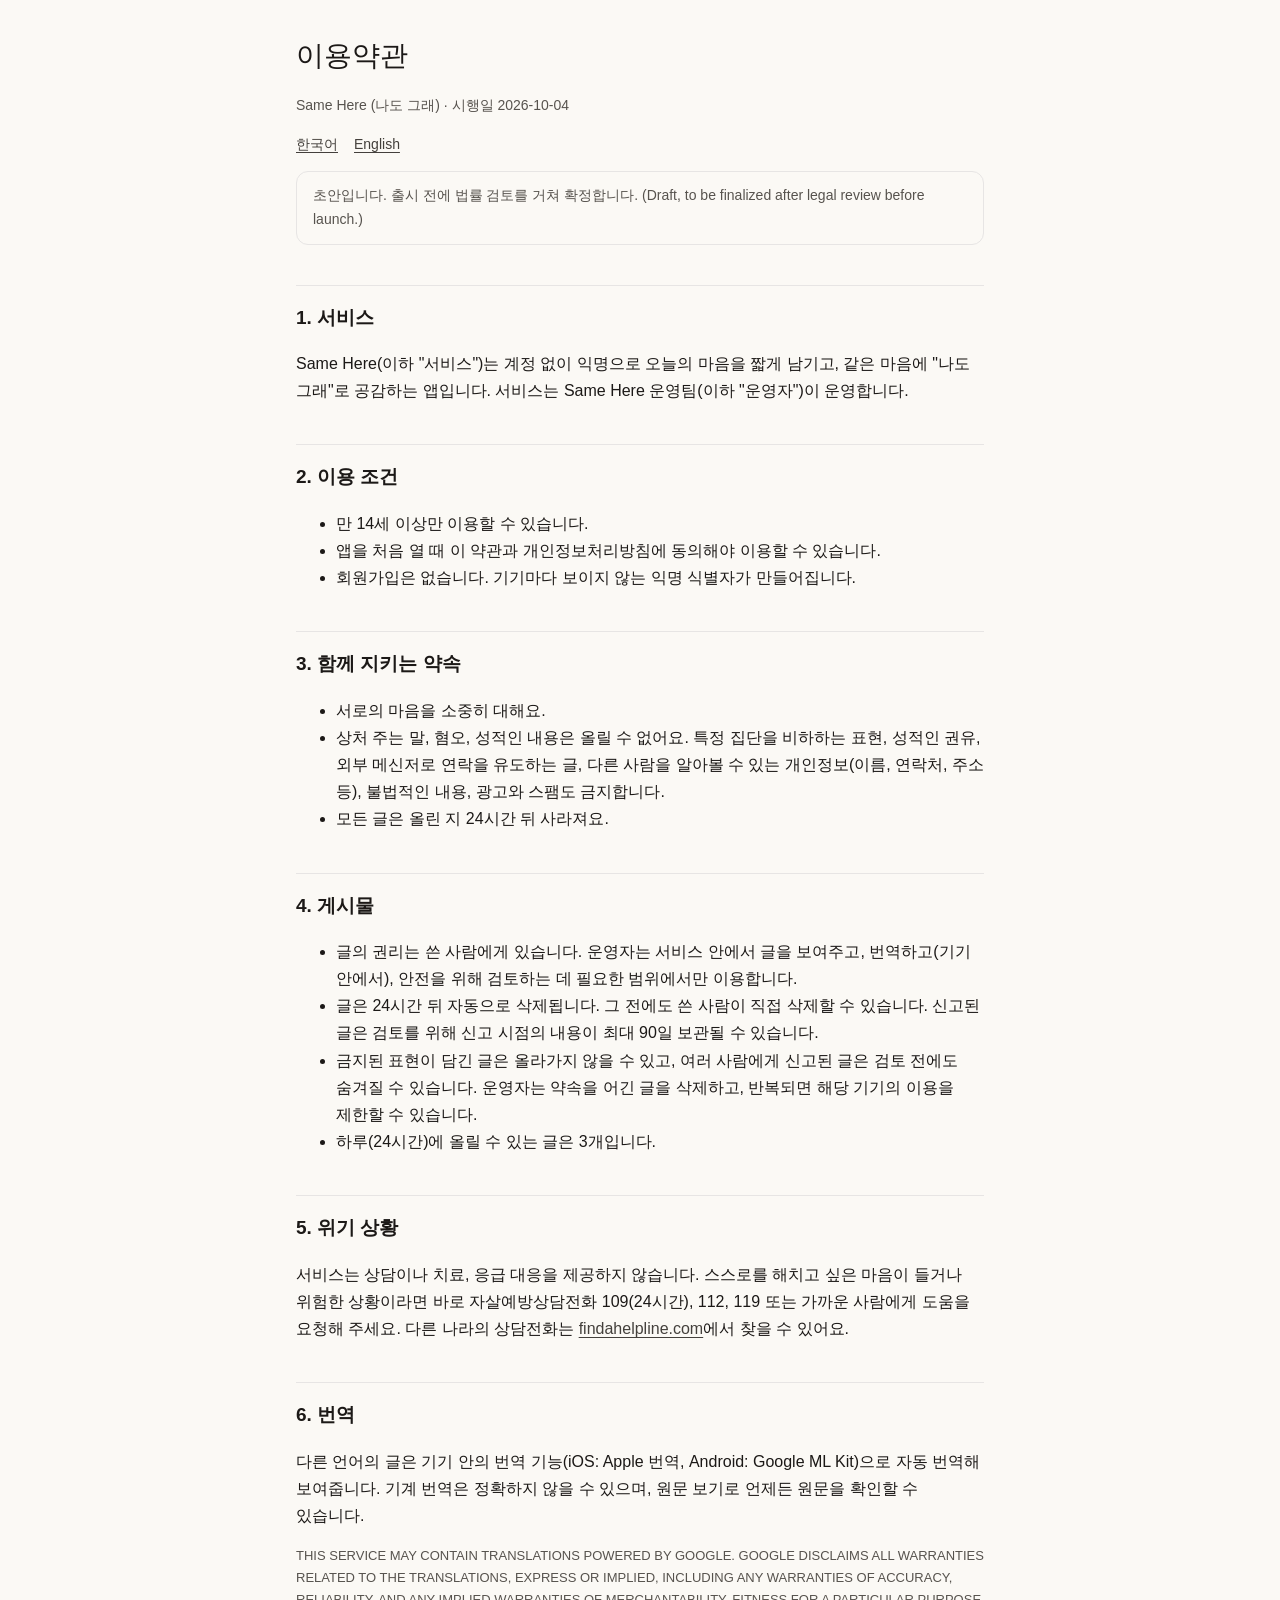
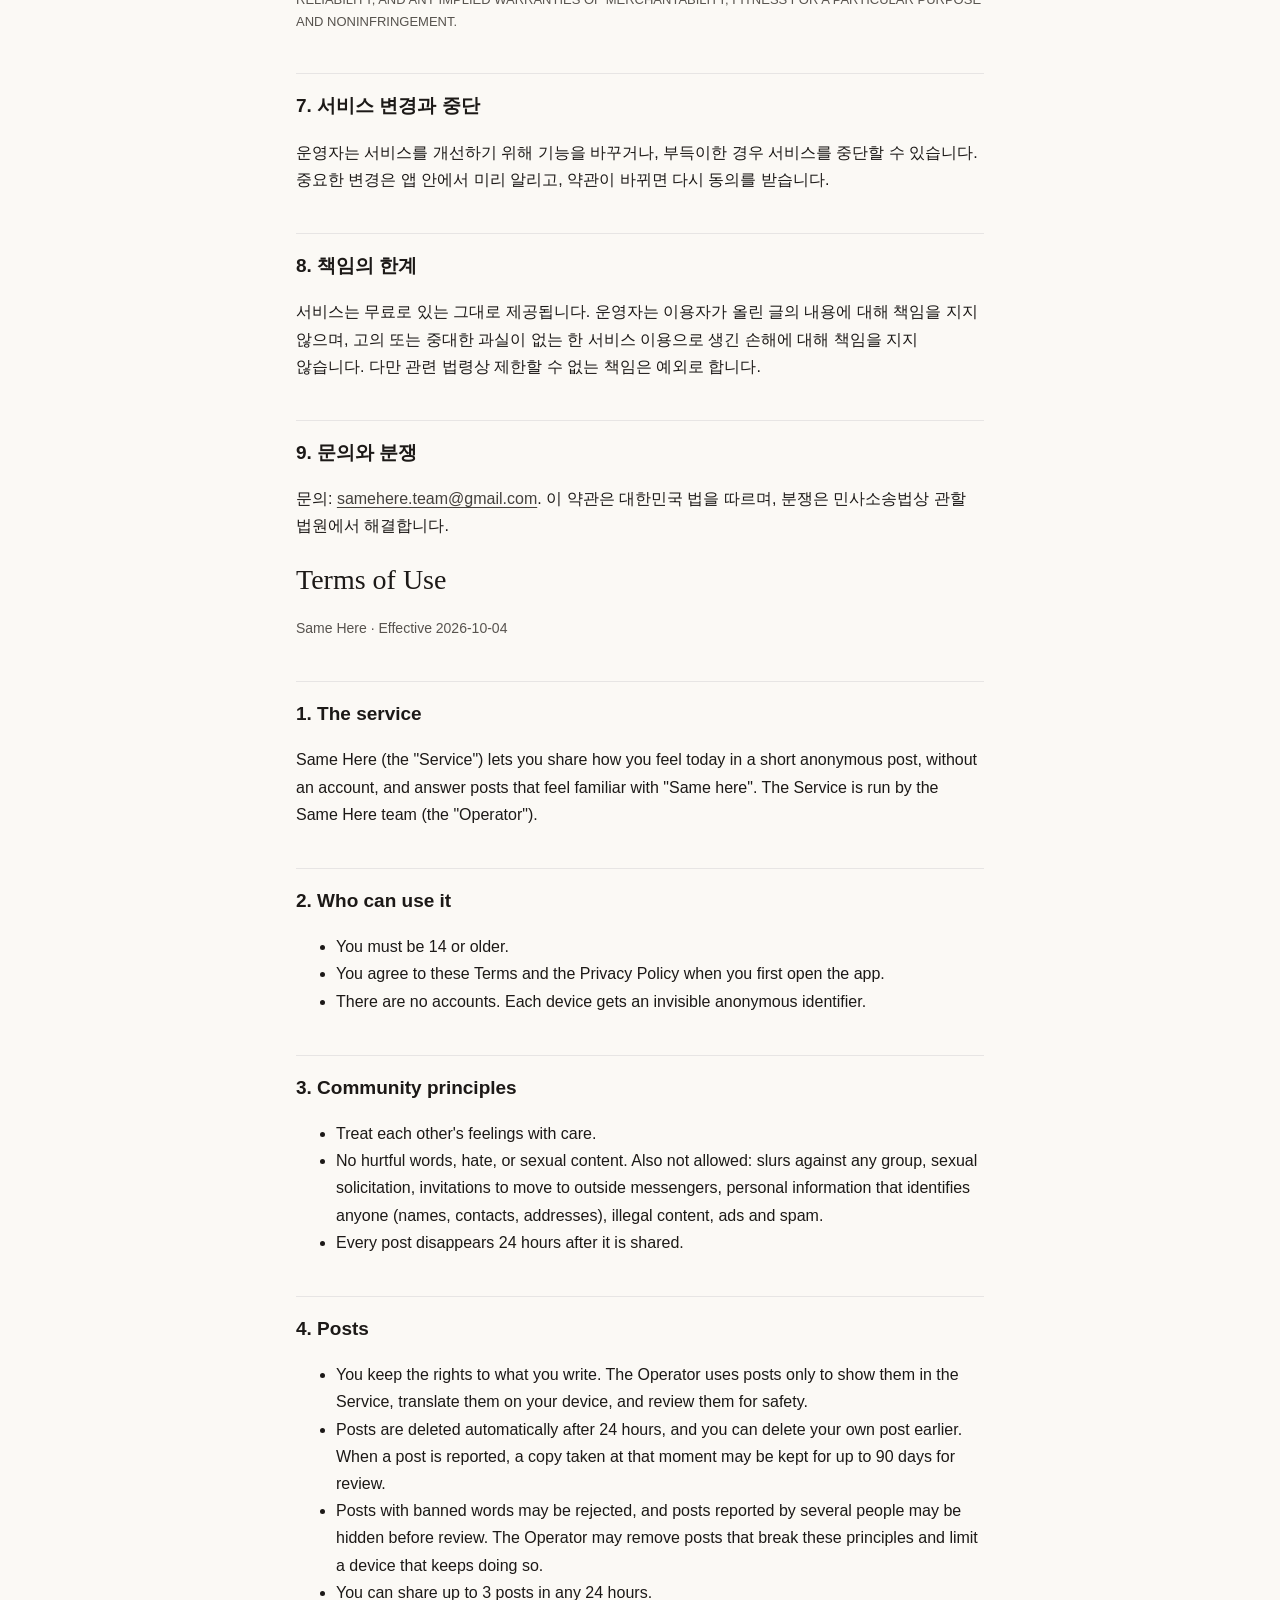
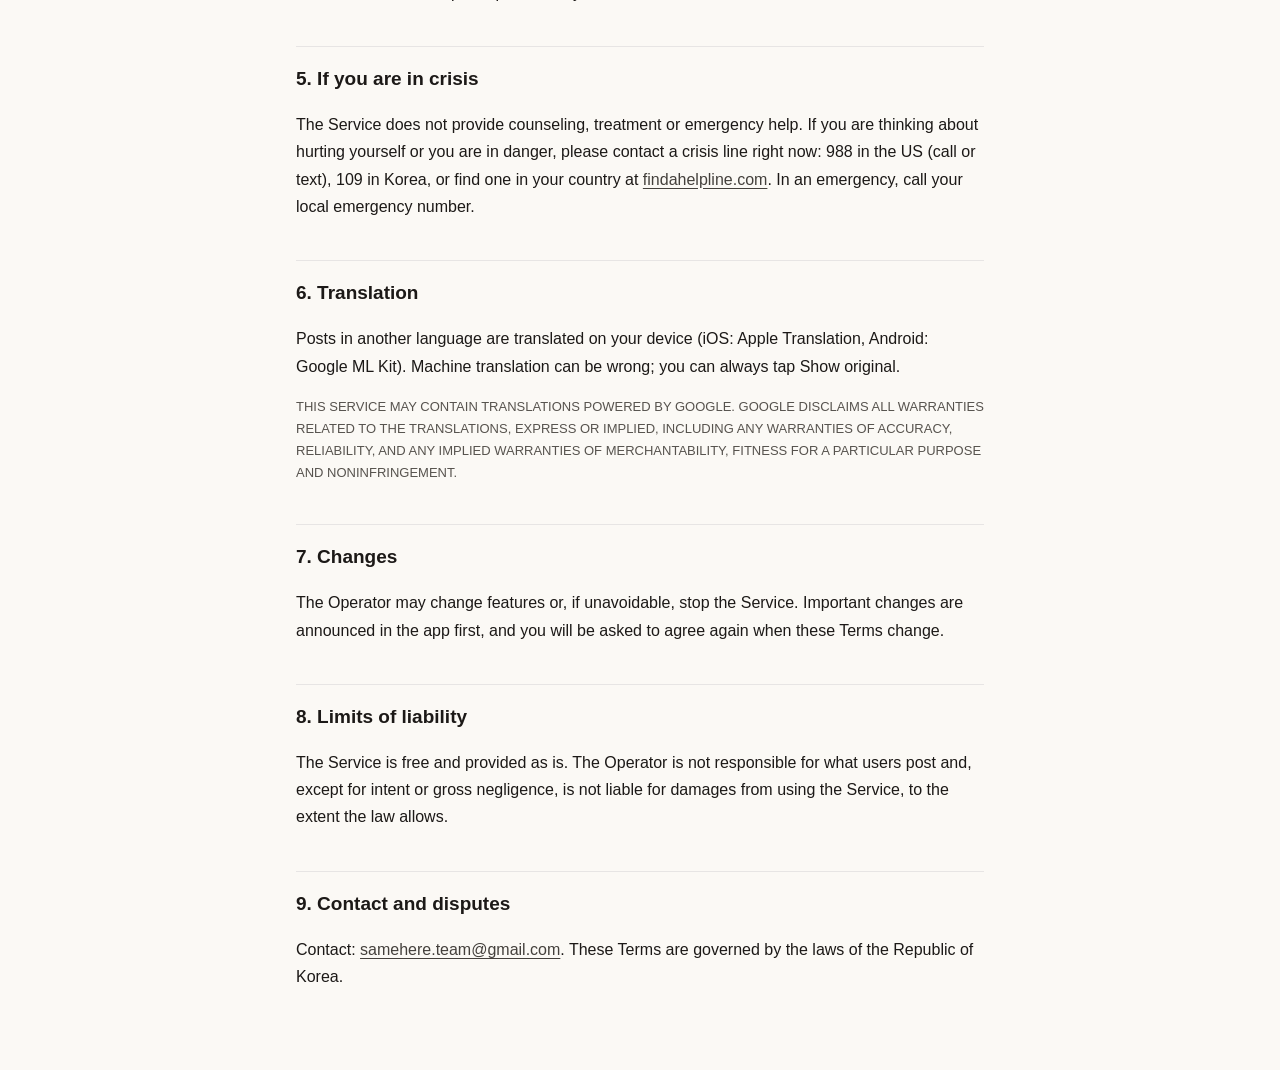
<file: terms.html>
<!doctype html>
<html lang="ko">
  <head>
    <meta charset="utf-8" />
    <meta name="viewport" content="width=device-width, initial-scale=1" />
    <title>이용약관 / Terms of Use · Same Here</title>
    <link rel="stylesheet" href="style.css" />
  </head>
  <body>
    <main>
      <h1>이용약관</h1>
      <p class="meta">Same Here (나도 그래) · 시행일 2026-10-04</p>
      <nav class="lang"><a href="#ko">한국어</a><a href="#en">English</a></nav>
      <p class="draft">
        초안입니다. 출시 전에 법률 검토를 거쳐 확정합니다. (Draft, to be finalized after legal
        review before launch.)
      </p>

      <section id="ko" lang="ko">
        <h2>1. 서비스</h2>
        <p>
          Same Here(이하 "서비스")는 계정 없이 익명으로 오늘의 마음을 짧게 남기고, 같은 마음에 "나도
          그래"로 공감하는 앱입니다. 서비스는 Same Here 운영팀(이하 "운영자")이 운영합니다.
        </p>

        <h2>2. 이용 조건</h2>
        <ul>
          <li>만 14세 이상만 이용할 수 있습니다.</li>
          <li>앱을 처음 열 때 이 약관과 개인정보처리방침에 동의해야 이용할 수 있습니다.</li>
          <li>회원가입은 없습니다. 기기마다 보이지 않는 익명 식별자가 만들어집니다.</li>
        </ul>

        <h2>3. 함께 지키는 약속</h2>
        <ul>
          <li>서로의 마음을 소중히 대해요.</li>
          <li>
            상처 주는 말, 혐오, 성적인 내용은 올릴 수 없어요. 특정 집단을 비하하는 표현, 성적인
            권유, 외부 메신저로 연락을 유도하는 글, 다른 사람을 알아볼 수 있는 개인정보(이름,
            연락처, 주소 등), 불법적인 내용, 광고와 스팸도 금지합니다.
          </li>
          <li>모든 글은 올린 지 24시간 뒤 사라져요.</li>
        </ul>

        <h2>4. 게시물</h2>
        <ul>
          <li>
            글의 권리는 쓴 사람에게 있습니다. 운영자는 서비스 안에서 글을 보여주고, 번역하고(기기
            안에서), 안전을 위해 검토하는 데 필요한 범위에서만 이용합니다.
          </li>
          <li>
            글은 24시간 뒤 자동으로 삭제됩니다. 그 전에도 쓴 사람이 직접 삭제할 수 있습니다. 신고된
            글은 검토를 위해 신고 시점의 내용이 최대 90일 보관될 수 있습니다.
          </li>
          <li>
            금지된 표현이 담긴 글은 올라가지 않을 수 있고, 여러 사람에게 신고된 글은 검토 전에도
            숨겨질 수 있습니다. 운영자는 약속을 어긴 글을 삭제하고, 반복되면 해당 기기의 이용을
            제한할 수 있습니다.
          </li>
          <li>하루(24시간)에 올릴 수 있는 글은 3개입니다.</li>
        </ul>

        <h2>5. 위기 상황</h2>
        <p>
          서비스는 상담이나 치료, 응급 대응을 제공하지 않습니다. 스스로를 해치고 싶은 마음이 들거나
          위험한 상황이라면 바로 자살예방상담전화 109(24시간), 112, 119 또는 가까운 사람에게 도움을
          요청해 주세요. 다른 나라의 상담전화는
          <a href="https://findahelpline.com">findahelpline.com</a>에서 찾을 수 있어요.
        </p>

        <h2>6. 번역</h2>
        <p>
          다른 언어의 글은 기기 안의 번역 기능(iOS: Apple 번역, Android: Google ML Kit)으로 자동
          번역해 보여줍니다. 기계 번역은 정확하지 않을 수 있으며, 원문 보기로 언제든 원문을 확인할
          수 있습니다.
        </p>
        <p class="disclaimer">
          THIS SERVICE MAY CONTAIN TRANSLATIONS POWERED BY GOOGLE. GOOGLE DISCLAIMS ALL WARRANTIES
          RELATED TO THE TRANSLATIONS, EXPRESS OR IMPLIED, INCLUDING ANY WARRANTIES OF ACCURACY,
          RELIABILITY, AND ANY IMPLIED WARRANTIES OF MERCHANTABILITY, FITNESS FOR A PARTICULAR
          PURPOSE AND NONINFRINGEMENT.
        </p>

        <h2>7. 서비스 변경과 중단</h2>
        <p>
          운영자는 서비스를 개선하기 위해 기능을 바꾸거나, 부득이한 경우 서비스를 중단할 수
          있습니다. 중요한 변경은 앱 안에서 미리 알리고, 약관이 바뀌면 다시 동의를 받습니다.
        </p>

        <h2>8. 책임의 한계</h2>
        <p>
          서비스는 무료로 있는 그대로 제공됩니다. 운영자는 이용자가 올린 글의 내용에 대해 책임을
          지지 않으며, 고의 또는 중대한 과실이 없는 한 서비스 이용으로 생긴 손해에 대해 책임을 지지
          않습니다. 다만 관련 법령상 제한할 수 없는 책임은 예외로 합니다.
        </p>

        <h2>9. 문의와 분쟁</h2>
        <p>
          문의: <a href="mailto:samehere.team@gmail.com">samehere.team@gmail.com</a>. 이 약관은
          대한민국 법을 따르며, 분쟁은 민사소송법상 관할 법원에서 해결합니다.
        </p>
      </section>

      <section id="en" lang="en">
        <h1>Terms of Use</h1>
        <p class="meta">Same Here · Effective 2026-10-04</p>

        <h2>1. The service</h2>
        <p>
          Same Here (the "Service") lets you share how you feel today in a short anonymous post,
          without an account, and answer posts that feel familiar with "Same here". The Service is
          run by the Same Here team (the "Operator").
        </p>

        <h2>2. Who can use it</h2>
        <ul>
          <li>You must be 14 or older.</li>
          <li>You agree to these Terms and the Privacy Policy when you first open the app.</li>
          <li>There are no accounts. Each device gets an invisible anonymous identifier.</li>
        </ul>

        <h2>3. Community principles</h2>
        <ul>
          <li>Treat each other's feelings with care.</li>
          <li>
            No hurtful words, hate, or sexual content. Also not allowed: slurs against any group,
            sexual solicitation, invitations to move to outside messengers, personal information
            that identifies anyone (names, contacts, addresses), illegal content, ads and spam.
          </li>
          <li>Every post disappears 24 hours after it is shared.</li>
        </ul>

        <h2>4. Posts</h2>
        <ul>
          <li>
            You keep the rights to what you write. The Operator uses posts only to show them in the
            Service, translate them on your device, and review them for safety.
          </li>
          <li>
            Posts are deleted automatically after 24 hours, and you can delete your own post
            earlier. When a post is reported, a copy taken at that moment may be kept for up to 90
            days for review.
          </li>
          <li>
            Posts with banned words may be rejected, and posts reported by several people may be
            hidden before review. The Operator may remove posts that break these principles and
            limit a device that keeps doing so.
          </li>
          <li>You can share up to 3 posts in any 24 hours.</li>
        </ul>

        <h2>5. If you are in crisis</h2>
        <p>
          The Service does not provide counseling, treatment or emergency help. If you are thinking
          about hurting yourself or you are in danger, please contact a crisis line right now: 988
          in the US (call or text), 109 in Korea, or find one in your country at
          <a href="https://findahelpline.com">findahelpline.com</a>. In an emergency, call your
          local emergency number.
        </p>

        <h2>6. Translation</h2>
        <p>
          Posts in another language are translated on your device (iOS: Apple Translation, Android:
          Google ML Kit). Machine translation can be wrong; you can always tap Show original.
        </p>
        <p class="disclaimer">
          THIS SERVICE MAY CONTAIN TRANSLATIONS POWERED BY GOOGLE. GOOGLE DISCLAIMS ALL WARRANTIES
          RELATED TO THE TRANSLATIONS, EXPRESS OR IMPLIED, INCLUDING ANY WARRANTIES OF ACCURACY,
          RELIABILITY, AND ANY IMPLIED WARRANTIES OF MERCHANTABILITY, FITNESS FOR A PARTICULAR
          PURPOSE AND NONINFRINGEMENT.
        </p>

        <h2>7. Changes</h2>
        <p>
          The Operator may change features or, if unavoidable, stop the Service. Important changes
          are announced in the app first, and you will be asked to agree again when these Terms
          change.
        </p>

        <h2>8. Limits of liability</h2>
        <p>
          The Service is free and provided as is. The Operator is not responsible for what users
          post and, except for intent or gross negligence, is not liable for damages from using the
          Service, to the extent the law allows.
        </p>

        <h2>9. Contact and disputes</h2>
        <p>
          Contact: <a href="mailto:samehere.team@gmail.com">samehere.team@gmail.com</a>. These Terms
          are governed by the laws of the Republic of Korea.
        </p>
      </section>
    </main>
  </body>
</html>
</file>
<file: style.css>
/* Same Here static pages (roadmap 5.2, D-141). Palette from 02_BRAND_IDENTITY.md; no blue,
   no web fonts, no scripts, no trackers. */
:root {
  --canvas: #fbf9f5;
  --ink: #1c1917;
  --muted: #57534e;
  --line: #e7e5e4;
  --accent: #44403c;
}
@media (prefers-color-scheme: dark) {
  :root {
    --canvas: #161615;
    --ink: #f5f5f4;
    --muted: #a8a29e;
    --line: #292524;
    --accent: #d6d3d1;
  }
}
* {
  box-sizing: border-box;
}
body {
  margin: 0;
  background: var(--canvas);
  color: var(--ink);
  font-family:
    -apple-system, BlinkMacSystemFont, 'Apple SD Gothic Neo', 'Pretendard', 'Noto Sans KR',
    'Segoe UI', sans-serif;
  font-size: 16px;
  line-height: 1.7;
  word-break: keep-all;
}
main {
  max-width: 720px;
  margin: 0 auto;
  padding: 32px 16px 64px;
}
h1 {
  font-family: Georgia, 'Times New Roman', serif;
  font-weight: 500;
  font-size: 28px;
  margin: 0 0 4px;
}
h2 {
  font-size: 19px;
  margin: 40px 0 8px;
  padding-top: 16px;
  border-top: 1px solid var(--line);
}
h3 {
  font-size: 16px;
  margin: 24px 0 4px;
}
p,
li {
  color: var(--ink);
}
.meta,
.note {
  color: var(--muted);
  font-size: 14px;
}
a {
  color: var(--accent);
  text-decoration: underline;
  text-underline-offset: 3px;
}
nav.lang {
  display: flex;
  gap: 16px;
  margin: 16px 0 8px;
  font-size: 14px;
}
.draft {
  border: 1px solid var(--line);
  border-radius: 12px;
  padding: 12px 16px;
  color: var(--muted);
  font-size: 14px;
}
table {
  border-collapse: collapse;
  width: 100%;
  font-size: 14px;
}
th,
td {
  border-bottom: 1px solid var(--line);
  padding: 8px 6px;
  text-align: left;
  vertical-align: top;
}
.disclaimer {
  font-size: 13px;
  color: var(--muted);
}
</file>
